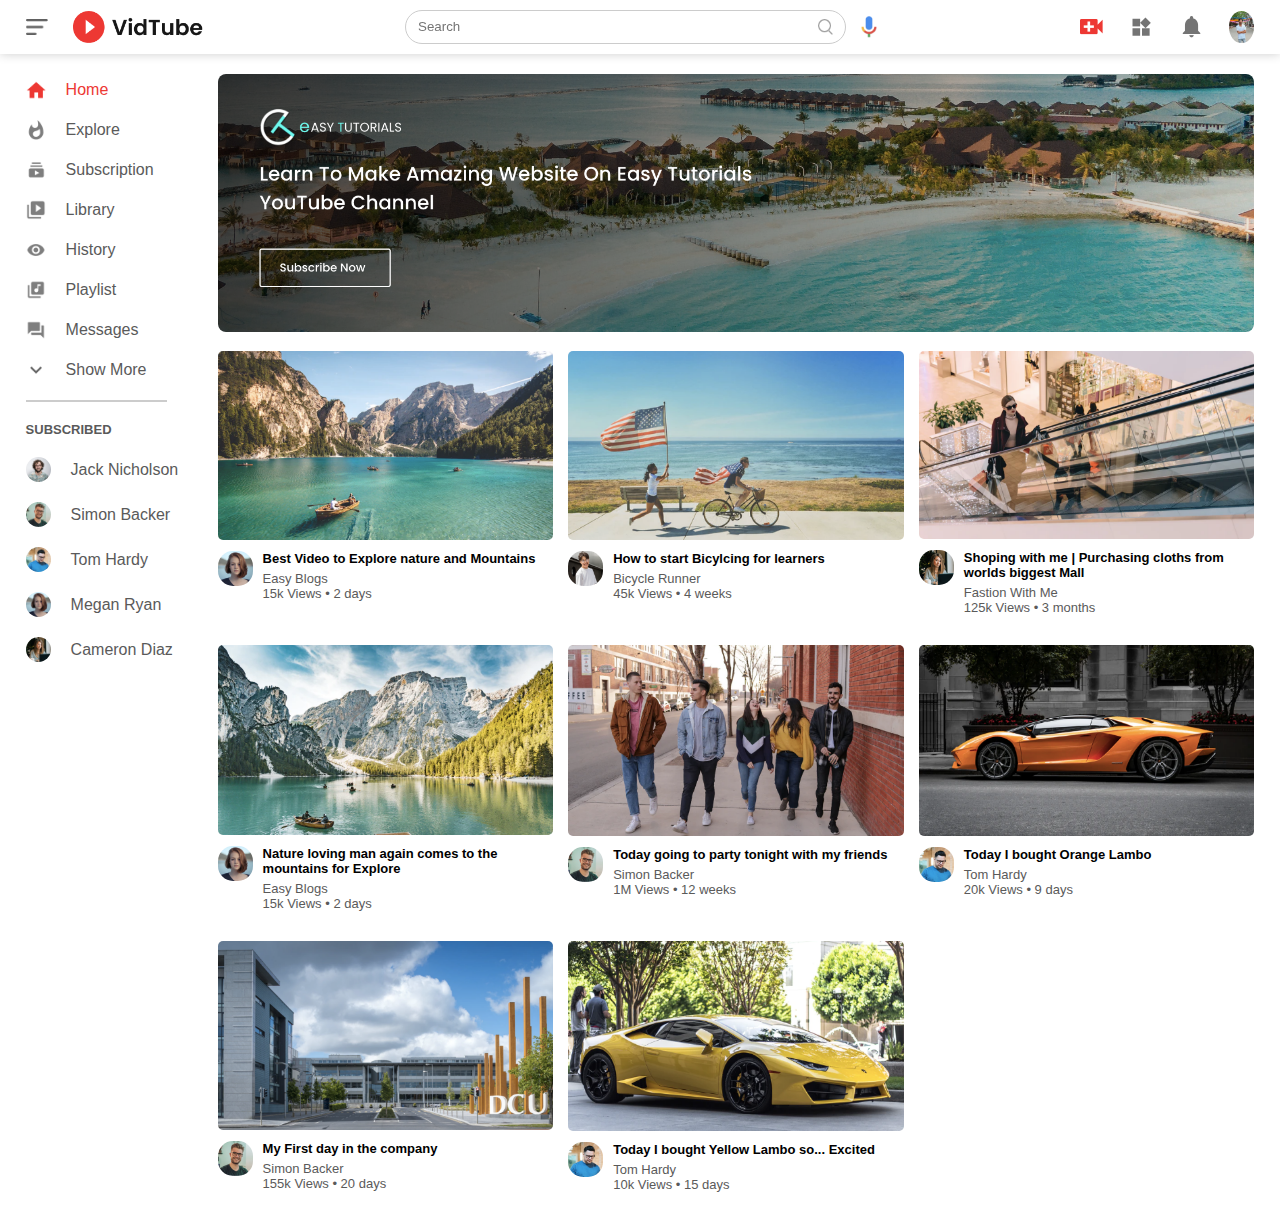
<file: index.html>
<!DOCTYPE html>
<html lang="en">
<head>
    <meta charset="UTF-8">
    <meta htpp-equiv="X-UA-Compatible" content = "IE-edge">
    <meta name="viewport" content="width=device-width, initial-scale=1.0">
    <title>Video Sharing Website - YouTube</title>
    <link rel="stylesheet" href="style.css">
</head>
<body>
    
    <nav class = "flex-div">
        <div class="nav-left flex-div">
            <img src="images/menu.png" class ="menu-icon">
            <img src="images/logo.png" class="logo">
        </div>
        <div class="nav-middle flex-div">
            <div class="search-box flex-div">
                <input type="text" placeholder="Search">
                <img src="images/search.png">
            </div>
            <img src="images/voice-search.png" class="mic-icon">
        </div>
        <div class="nav-right flex-div">
            <img src="images/upload.png">
            <img src="images/more.png">
            <img src="images/notification.png">
            <img src="images/nawaz.jpg" class="user-icon">
        </div>
    </nav>
    <!-- ----------------- sidebar ----------------- -->
    <div class="sidebar">
        <div class="shortcut-links">
            <a href=""><img src="images/home.png" ><p>Home</p></a>
            <a href=""><img src="images/explore.png" ><p>Explore</p></a>
            <a href=""><img src="images/subscriprion.png" ><p>Subscription</p></a>
            <a href=""><img src="images/library.png" ><p>Library</p></a>
            <a href=""><img src="images/history.png" ><p>History</p></a>
            <a href=""><img src="images/playlist.png" ><p>Playlist</p></a>
            <a href=""><img src="images/messages.png" ><p>Messages</p></a>
            <a href=""><img src="images/show-more.png" ><p>Show More</p></a>
            <hr>
        </div>
        <div class="subscribed-list">
            <h3>SUBSCRIBED</h3>
            <a href=""><img src="images/Jack.png" ><p>Jack Nicholson</p></a>
            <a href=""><img src="images/simon.png" ><p>Simon Backer</p></a>
            <a href=""><img src="images/tom.png" ><p>Tom Hardy</p></a>
            <a href=""><img src="images/megan.png" ><p>Megan Ryan</p></a>
            <a href=""><img src="images/cameron.png" ><p>Cameron Diaz</p></a>
        </div>
    </div>

<!---------------- main ------------------->

    <div class="container">
        <div class="banner">
            <img src="images/banner.png">
        </div>
        <div class="list-container">
            <div class="vid-list">
                <a href="play-video.html"><img src="images/thumbnail1.png" class="thumbnail"></a>
                <div class="flex-div">
                    <img src="images/megan.png">
                    <div class="vid-info">
                        <a href="play-video.html">Best Video to Explore nature and Mountains</a>
                        <p>Easy Blogs</p>
                        <p>15k Views &bull; 2 days</p>
                    </div>
                </div>
            </div>
            <div class="vid-list">
                <a href="bicycle-video.html"><img src="images/thumbnail2.png" class="thumbnail"></a>
                <div class="flex-div">
                    <img src="images/gerard.png">
                    <div class="vid-info">
                        <a href="bicycle-video.html">How to start Bicylcing for learners</a>
                        <p>Bicycle Runner</p>
                        <p>45k Views &bull; 4 weeks</p>
                    </div>
                </div>
            </div>
            <div class="vid-list">
                <a href="shopping-video.html"><img src="images/thumbnail3.png" class="thumbnail"></a>
                <div class="flex-div">
                    <img src="images/cameron.png">
                    <div class="vid-info">
                        <a href="shopping-video.html">Shoping with me | Purchasing cloths from worlds biggest Mall</a>
                        <p>Fastion With Me</p>
                        <p>125k Views &bull; 3 months</p>
                    </div>
                </div>
            </div>
            <div class="vid-list">
                <a href="nature-video.html"><img src="images/thumbnail4.png" class="thumbnail"></a>
                <div class="flex-div">
                    <img src="images/megan.png">
                    <div class="vid-info">
                        <a href="nature-video.html">Nature loving man again comes to the mountains for Explore</a>
                        <p>Easy Blogs</p>
                        <p>15k Views &bull; 2 days</p>
                    </div>
                </div>
            </div>
            <div class="vid-list">
                <a href="friends-video.html"><img src="images/thumbnail5.png" class="thumbnail"></a>
                <div class="flex-div">
                    <img src="images/simon.png">
                    <div class="vid-info">
                        <a href="friends-video.html">Today going to party tonight with my friends</a>
                        <p>Simon Backer</p>
                        <p>1M Views &bull; 12 weeks</p>
                    </div>
                </div>
            </div>
            <div class="vid-list">
                <a href="orange-car-video.html"><img src="images/thumbnail6.png" class="thumbnail"></a>
                <div class="flex-div">
                    <img src="images/tom.png">
                    <div class="vid-info">
                        <a href="orange-car-video.html">Today I bought Orange Lambo</a>
                        <p>Tom Hardy</p>
                        <p>20k Views &bull; 9 days</p>
                    </div>
                </div>
            </div>
            <div class="vid-list">
                <a href="first-company-video.html"><img src="images/thumbnail7.png" class="thumbnail"></a>
                <div class="flex-div">
                    <img src="images/simon.png">
                    <div class="vid-info">
                        <a href="first-company-video.html">My First day in the company </a>
                        <p>Simon Backer</p>
                        <p>155k Views &bull; 20 days</p>
                    </div>
                </div>
            </div>
            <div class="vid-list">
                <a href="yellow-car-video.html"><img src="images/thumbnail8.png" class="thumbnail"></a>
                <div class="flex-div">
                    <img src="images/tom.png">
                    <div class="vid-info">
                        <a href="yellow-car-video.html">Today I bought Yellow Lambo so... Excited</a>
                        <p>Tom Hardy</p>
                        <p>10k Views &bull; 15 days</p>
                    </div>
                </div>
            </div>
        </div>
    </div>

<script src="script.js"></script>
</body>
</html>
</file>
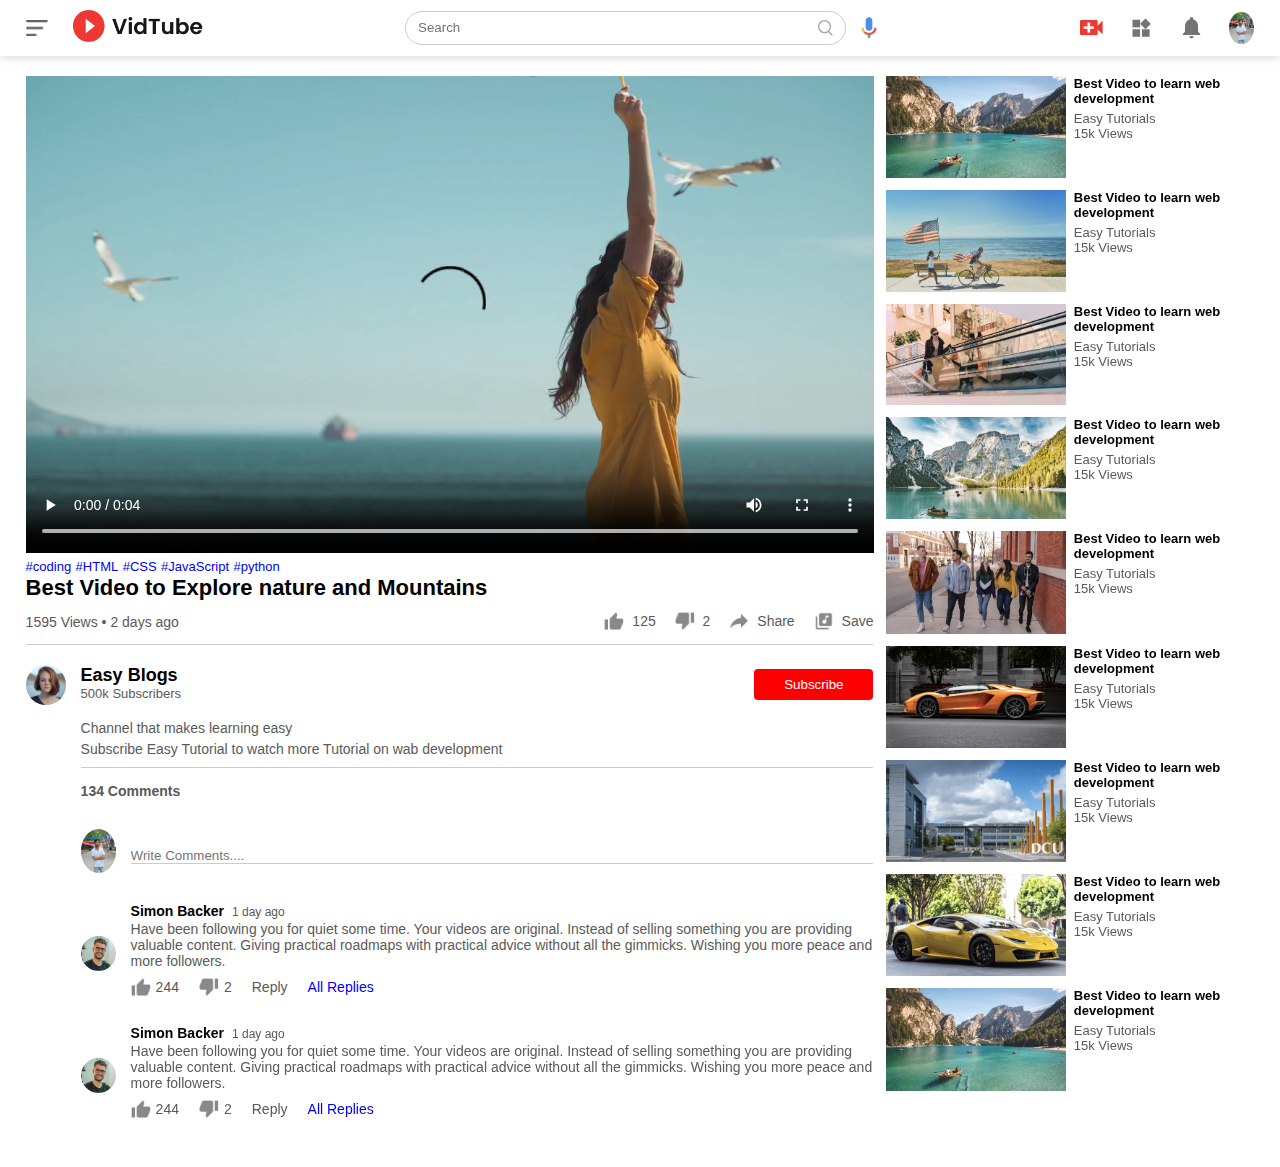
<file: play-video.html>
<!DOCTYPE html>
<html lang="en">
<head>
    <meta charset="UTF-8">
    <meta http-equiv="X-UA-Compatible" content="IE- edge">
    <meta name="viewport" content="width=device-width, initial-scale=1.0">
    <title>Play Video</title>
    <link rel="stylesheet" href="style.css">
</head>
<body>
    <nav class = "flex-div">
        <div class="nav-left flex-div">
            <img src="images/menu.png" class ="menu-icon">
            <a href="index.html"><img src="images/logo.png" class="logo"></a>
        </div>
        <div class="nav-middle flex-div">
            <div class="search-box flex-div">
                <input type="text" placeholder="Search">
                <img src="images/search.png">
            </div>
            <img src="images/voice-search.png" class="mic-icon">
        </div>
        <div class="nav-right flex-div">
            <img src="images/upload.png">
            <img src="images/more.png">
            <img src="images/notification.png">
            <img src="images/nawaz.jpg" class="user-icon">
        </div>
    </nav>

    <div class="container play-container">
        <div class="row">
            <div class="play-video">
                <video controls autoplay>
                    <source src = "images/video.mp4" type="video/mp4">
                </video>
                <div class="tags">
                    <a href="">#coding</a> <a href="">#HTML</a> <a href="">#CSS</a> <a href="">#JavaScript</a> <a href="">#python</a>
                </div>
                <h3>Best Video to Explore nature and Mountains</h3>
                <div class="play-video-info">
                    <p>1595 Views &bull; 2 days ago</p>
                    <div>
                        <a href=""><img src="images/like.png">125</a>
                        <a href=""><img src="images/dislike.png">2</a>
                        <a href=""><img src="images/share.png">Share</a>
                        <a href=""><img src="images/save.png">Save</a>
                    </div>
                </div>
                <hr>
                <div class="publisher">
                    <img src="images/megan.png">
                    <div>
                        <p>Easy Blogs</p>
                        <span>500k Subscribers</span>
                    </div>
                    <button type="button">Subscribe</button>
                </div>
                <div class="vid-description">
                    <p>Channel that makes learning easy</p>
                    <p>Subscribe Easy Tutorial to watch more Tutorial on wab development</p>
                    <hr>
                    <h4>134 Comments</h4>

                    <div class="add-comment">
                        <img src="images/nawaz.jpg">
                        <input type="text" placeholder="Write Comments....">
                    </div>
                    <div class="old-comment">
                        <img src="images/simon.png">
                        <div>
                            <h3>Simon Backer<span>1 day ago</span></h3>
                            <p>Have been following you for quiet some time. Your videos are original.
                                Instead of selling something you are providing valuable content.
                                Giving practical roadmaps with practical advice without all the gimmicks.
                                Wishing you more peace and more followers.
                            </p>
                            <div class="acomment-action">
                                <img src="images/like.png">
                                <span>244</span>
                                <img src="images/dislike.png">
                                <span>2</span>
                                <span>Reply</span>
                                <a href="">All Replies</a>
                            </div>
                        </div>
                    </div>
                    <div class="old-comment">
                        <img src="images/simon.png">
                        <div>
                            <h3>Simon Backer<span>1 day ago</span></h3>
                            <p>Have been following you for quiet some time. Your videos are original.
                                Instead of selling something you are providing valuable content.
                                Giving practical roadmaps with practical advice without all the gimmicks.
                                Wishing you more peace and more followers.
                            </p>
                            <div class="acomment-action">
                                <img src="images/like.png">
                                <span>244</span>
                                <img src="images/dislike.png">
                                <span>2</span>
                                <span>Reply</span>
                                <a href="">All Replies</a>
                            </div>
                        </div>
                    </div>
                </div>
            </div>
            <div class="right-sidebar">
                <div class="side-video-list">
                    <a href="" class="small-thumbnail"><img src="images/thumbnail1.png"></a>
                    <div class="vid-info">
                        <a href="">Best Video to learn web development</a>
                        <p>Easy Tutorials</p>
                        <p>15k Views</p>
                    </div>
                </div>
                <div class="side-video-list">
                    <a href="" class="small-thumbnail"><img src="images/thumbnail2.png"></a>
                    <div class="vid-info">
                        <a href="">Best Video to learn web development</a>
                        <p>Easy Tutorials</p>
                        <p>15k Views</p>
                    </div>
                </div>
                <div class="side-video-list">
                    <a href="" class="small-thumbnail"><img src="images/thumbnail3.png"></a>
                    <div class="vid-info">
                        <a href="">Best Video to learn web development</a>
                        <p>Easy Tutorials</p>
                        <p>15k Views</p>
                    </div>
                </div>
                <div class="side-video-list">
                    <a href="" class="small-thumbnail"><img src="images/thumbnail4.png"></a>
                    <div class="vid-info">
                        <a href="">Best Video to learn web development</a>
                        <p>Easy Tutorials</p>
                        <p>15k Views</p>
                    </div>
                </div>
                <div class="side-video-list">
                    <a href="" class="small-thumbnail"><img src="images/thumbnail5.png"></a>
                    <div class="vid-info">
                        <a href="">Best Video to learn web development</a>
                        <p>Easy Tutorials</p>
                        <p>15k Views</p>
                    </div>
                </div>
                <div class="side-video-list">
                    <a href="" class="small-thumbnail"><img src="images/thumbnail6.png"></a>
                    <div class="vid-info">
                        <a href="">Best Video to learn web development</a>
                        <p>Easy Tutorials</p>
                        <p>15k Views</p>
                    </div>
                </div>
                <div class="side-video-list">
                    <a href="" class="small-thumbnail"><img src="images/thumbnail7.png"></a>
                    <div class="vid-info">
                        <a href="">Best Video to learn web development</a>
                        <p>Easy Tutorials</p>
                        <p>15k Views</p>
                    </div>
                </div>
                <div class="side-video-list">
                    <a href="" class="small-thumbnail"><img src="images/thumbnail8.png"></a>
                    <div class="vid-info">
                        <a href="">Best Video to learn web development</a>
                        <p>Easy Tutorials</p>
                        <p>15k Views</p>
                    </div>
                </div>
                <div class="side-video-list">
                    <a href="" class="small-thumbnail"><img src="images/thumbnail1.png"></a>
                    <div class="vid-info">
                        <a href="">Best Video to learn web development</a>
                        <p>Easy Tutorials</p>
                        <p>15k Views</p>
                    </div>
                </div>

            </div>
        </div>
    </div>



</body>
</html>
</file>
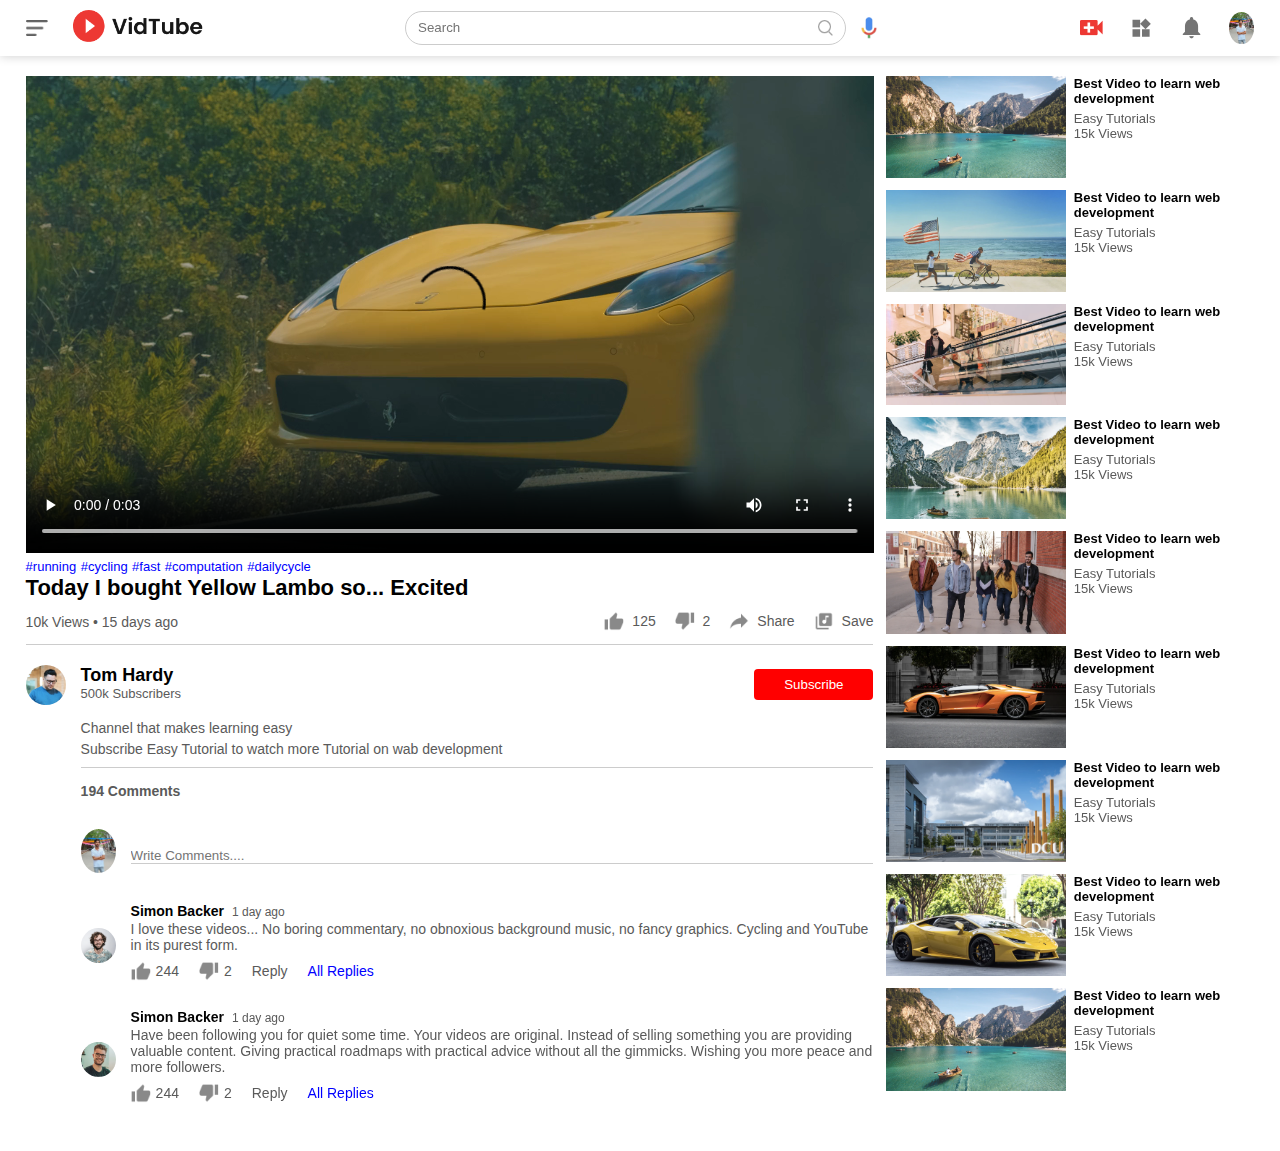
<file: yellow-car-video.html>
<!DOCTYPE html>
<html lang="en">
<head>
    <meta charset="UTF-8">
    <meta http-equiv="X-UA-Compatible" content="IE- edge">
    <meta name="viewport" content="width=device-width, initial-scale=1.0">
    <title>Bicycle Video</title>
    <link rel="stylesheet" href="style.css">
</head>
<body>
    <nav class = "flex-div">
        <div class="nav-left flex-div">
            <img src="images/menu.png" class ="menu-icon">
            <a href="index.html"><img src="images/logo.png" class="logo"></a>
        </div>
        <div class="nav-middle flex-div">
            <div class="search-box flex-div">
                <input type="text" placeholder="Search">
                <img src="images/search.png">
            </div>
            <img src="images/voice-search.png" class="mic-icon">
        </div>
        <div class="nav-right flex-div">
            <img src="images/upload.png">
            <img src="images/more.png">
            <img src="images/notification.png">
            <img src="images/nawaz.jpg" class="user-icon">
        </div>
    </nav>

    <div class="container play-container">
        <div class="row">
            <div class="play-video">
                <video controls autoplay>
                    <source src = "images/yellow-car-video.mp4" type="video/mp4">
                </video>
                <div class="tags">
                    <a href="">#running</a> <a href="">#cycling</a> <a href="">#fast</a> <a href="">#computation</a> <a href="">#dailycycle</a>
                </div>
                <h3>Today I bought Yellow Lambo so... Excited</h3>
                <div class="play-video-info">
                    <p>10k Views &bull; 15 days ago</p>
                    <div>
                        <a href=""><img src="images/like.png">125</a>
                        <a href=""><img src="images/dislike.png">2</a>
                        <a href=""><img src="images/share.png">Share</a>
                        <a href=""><img src="images/save.png">Save</a>
                    </div>
                </div>
                <hr>
                <div class="publisher">
                    <img src="images/tom.png">
                    <div>
                        <p>Tom Hardy</p>
                        <span>500k Subscribers</span>
                    </div>
                    <button type="button">Subscribe</button>
                </div>
                <div class="vid-description">
                    <p>Channel that makes learning easy</p>
                    <p>Subscribe Easy Tutorial to watch more Tutorial on wab development</p>
                    <hr>
                    <h4>194 Comments</h4>

                    <div class="add-comment">
                        <img src="images/nawaz.jpg">
                        <input type="text" placeholder="Write Comments....">
                    </div>
                    <div class="old-comment">
                        <img src="images/Jack.png">
                        <div>
                            <h3>Simon Backer<span>1 day ago</span></h3>
                            <p>
                                I love these videos... No boring commentary, no obnoxious background music, no fancy graphics. Cycling and YouTube in its purest form.
                            </p>
                            <div class="acomment-action">
                                <img src="images/like.png">
                                <span>244</span>
                                <img src="images/dislike.png">
                                <span>2</span>
                                <span>Reply</span>
                                <a href="">All Replies</a>
                            </div>
                        </div>
                    </div>
                    <div class="old-comment">
                        <img src="images/simon.png">
                        <div>
                            <h3>Simon Backer<span>1 day ago</span></h3>
                            <p>Have been following you for quiet some time. Your videos are original.
                                Instead of selling something you are providing valuable content.
                                Giving practical roadmaps with practical advice without all the gimmicks.
                                Wishing you more peace and more followers.
                            </p>
                            <div class="acomment-action">
                                <img src="images/like.png">
                                <span>244</span>
                                <img src="images/dislike.png">
                                <span>2</span>
                                <span>Reply</span>
                                <a href="">All Replies</a>
                            </div>
                        </div>
                    </div>
                </div>
            </div>
            <div class="right-sidebar">
                <div class="side-video-list">
                    <a href="" class="small-thumbnail"><img src="images/thumbnail1.png"></a>
                    <div class="vid-info">
                        <a href="">Best Video to learn web development</a>
                        <p>Easy Tutorials</p>
                        <p>15k Views</p>
                    </div>
                </div>
                <div class="side-video-list">
                    <a href="" class="small-thumbnail"><img src="images/thumbnail2.png"></a>
                    <div class="vid-info">
                        <a href="">Best Video to learn web development</a>
                        <p>Easy Tutorials</p>
                        <p>15k Views</p>
                    </div>
                </div>
                <div class="side-video-list">
                    <a href="" class="small-thumbnail"><img src="images/thumbnail3.png"></a>
                    <div class="vid-info">
                        <a href="">Best Video to learn web development</a>
                        <p>Easy Tutorials</p>
                        <p>15k Views</p>
                    </div>
                </div>
                <div class="side-video-list">
                    <a href="" class="small-thumbnail"><img src="images/thumbnail4.png"></a>
                    <div class="vid-info">
                        <a href="">Best Video to learn web development</a>
                        <p>Easy Tutorials</p>
                        <p>15k Views</p>
                    </div>
                </div>
                <div class="side-video-list">
                    <a href="" class="small-thumbnail"><img src="images/thumbnail5.png"></a>
                    <div class="vid-info">
                        <a href="">Best Video to learn web development</a>
                        <p>Easy Tutorials</p>
                        <p>15k Views</p>
                    </div>
                </div>
                <div class="side-video-list">
                    <a href="" class="small-thumbnail"><img src="images/thumbnail6.png"></a>
                    <div class="vid-info">
                        <a href="">Best Video to learn web development</a>
                        <p>Easy Tutorials</p>
                        <p>15k Views</p>
                    </div>
                </div>
                <div class="side-video-list">
                    <a href="" class="small-thumbnail"><img src="images/thumbnail7.png"></a>
                    <div class="vid-info">
                        <a href="">Best Video to learn web development</a>
                        <p>Easy Tutorials</p>
                        <p>15k Views</p>
                    </div>
                </div>
                <div class="side-video-list">
                    <a href="" class="small-thumbnail"><img src="images/thumbnail8.png"></a>
                    <div class="vid-info">
                        <a href="">Best Video to learn web development</a>
                        <p>Easy Tutorials</p>
                        <p>15k Views</p>
                    </div>
                </div>
                <div class="side-video-list">
                    <a href="" class="small-thumbnail"><img src="images/thumbnail1.png"></a>
                    <div class="vid-info">
                        <a href="">Best Video to learn web development</a>
                        <p>Easy Tutorials</p>
                        <p>15k Views</p>
                    </div>
                </div>

            </div>
        </div>
    </div>



</body>
</html>
</file>
<file: style.css>
*{
    margin: 0;
    padding: 0;
    font-family: 'poppins', sans-serif;
    box-sizing: border-box;
}
a{
    text-decoration: none;
    color: #5a5a5a;
}

img{
    cursor: pointer;
}
.flex-div{
    display: flex;
    align-items: center;
}

nav{
    padding: 10px 2%;
    justify-content: space-between;
    box-shadow: 0 0 10px rgba(0, 0, 0, 0.2);
    background: #fff;
    position: sticky;
    top: 0 ;
    z-index: 10;
}

.nav-right img{
    width: 25px;
    margin-right: 25px;
}
.nav-right .user-icon{
    width: 25px;
    border-radius: 50%;
    margin-right: 0;
}
.nav-left .menu-icon{
    width: 22px;
    margin-right: 25px;
}
.nav-left .logo{
    width: 130px;
}
.nav-middle .mic-icon{
    width: 16px;
}
.nav-middle .search-box{
    border: 1px solid #ccc;
    margin-right: 15px;
    padding: 8px 12px;
    border-radius: 25px;
}
.nav-middle .search-box input{
    width: 400px;
    border: 0;
    outline: 0;
    background: transparent;
}
.nav-middle .search-box img{
    width: 15px;

}

/* ------------------- Sidebar -------------------- */

.sidebar{
    background: #fff;
    width: 15%;
    height: 100vh;
    position: fixed;
    top: 0;
    padding-left: 2%;
    padding-top: 80px;
}

.shortcut-links a img {
    width: 20px;
    margin-right: 20px;
}
.shortcut-links a {
    display: flex;
    align-items: center;
    margin-bottom: 20px;
    width: fit-content;
    flex-wrap: wrap;
}
.shortcut-links a:first-child {
    color: #ed3833;
}

.sidebar hr {
    border: 0;
    height: 2px;
    background: #ccc;
    width: 85%;
}

.subscribed-list h3 {
    font-size: 13px;
    margin: 20px 0;
    color: #5a5a5a;
}

.subscribed-list a {
    display: flex;
    align-items: center;
    margin-bottom: 20px;
    width: fit-content;
    flex-wrap: wrap;
}
.subscribed-list a img{
    width: 25px;
    border-radius: 50%;
    margin-right: 20px;
}

.small-sidebar{
    width: 5%;
}
.small-sidebar a p{
    display: none;
}
.small-sidebar h3{
    display: none;
}
.small-sidebar hr {
    width: 50%;
    margin-bottom: 25px;
}

/* ---------------------- main ------------------ */

.container{
    background: #fff;
    padding-left: 17%;
    padding-right: 2%;
    padding-top: 20px;
    padding-bottom: 20px;
}
.large-container{
    padding-left: 7%;
}
.banner{
    width: 100%;
}
.banner img {
    width: 100%;
    border-radius: 8px;
}

.list-container{
    display: grid;
    grid-template-columns: repeat(auto-fit, minmax(250px, 1fr));
    grid-column-gap: 15px;
    grid-row-gap: 30px;
    margin-top: 15px;
}

.vid-list .thumbnail{
    width: 100%;
    border-radius: 5px;
}
.vid-list .flex-div{
    align-items: flex-start;
    margin-top: 7px;
}

.vid-list .flex-div img{
    width: 35px;
    margin-right: 10px;
    border-radius: 15px;
}

.vid-info {
    color: #5a5a5a;
    font-size: 13px;
}

.vid-info a {
    color: #000;
    font-weight: 600;
    display: block;
    margin-bottom: 5px;
}

@media (max-width: 900px) {
    .menu-icon{
        display: none;
    }
    .sidebar{
        display: none;
    }
    .container , .large-container{
        padding-left: 5%;
        padding-right: 5%;
    }
    .nav-right img{
        display: none;
    }
    .nav-right .user-icon{
        display: block;
        width: 30px;
    }
    .nav-middle .search-box input{
        width: 100px;
    }
    .nav-middle .mic-icon{
        display: none;
    }
    .logo{
        width: 90px;
    }
}

/* ---------------- play video page------------- */

.play-container{
    padding-left: 2%;
}
.row{
    display: flex;
    justify-content: space-between;
    flex-wrap: wrap;
}
.play-video{
    flex-basis: 69%;
}
.right-sidebar{
    flex-basis: 30%;
}

.play-video video{
    width: 100%;
}

.side-video-list{
    display: flex;
    justify-content: space-between;
    margin-bottom: 8px;
}

.side-video-list img {
    width: 100%;
}
.side-video-list .small-thumbnail{
    flex-basis: 49%;
}

.side-video-list .vid-info{
    flex-basis: 49%;
}

.play-video .tags a{
    color: #0000ff;
    font-size: 13px;
}
.play-video h3 {
    font-weight: 600;
    font-size: 22px;
}

.play-video .play-video-info{
    display: flex;
    align-items: center;
    justify-content: space-between;
    flex-wrap: wrap;
    margin-top: 10px;
    font-size: 14px;
    color: #5a5a5a;
}

.play-video .play-video-info a img{
    width: 20px;
    margin-right: 8px;
}

.play-video .play-video-info a{
    display: inline-flex;
    align-items: center;
    margin-left: 15px;
}
.play-video hr {
    border: 0;
    height: 1px;
    background: #ccc;
    margin: 10px 0;
}
.publisher{
    display: flex;
    align-items: center;
    margin-top: 20px;
}
.publisher div{
    flex: 1;
    line-height: 18px;
}

.publisher img{
    width: 40px;
    border-radius: 50%;
    margin-right: 15px;
}

.publisher div p{
    color: #000;
    font-weight: 600;
    font-size: 18px;
}

.publisher div span{
    font-size: 13px;
    color: #5a5a5a;
}

.publisher button{
    background: red;
    color: #fff;
    padding: 8px 30px;
    border: 0;
    outline: 0;
    border-radius: 4px;
    cursor: pointer;
}

.vid-description{
    padding-left: 55px;
    margin: 15px 0;
}
.vid-description p {
    font-size: 14px;
    margin-bottom: 5px;
    color: #5a5a5a;
}
.vid-description h4 {
    font-size: 14px;
    color: #5a5a5a;
    margin-top: 15px;
}
.add-comment{
    display: flex;
    align-items: center;
    margin: 30px 0;
}
.add-comment img{
    width: 35px;
    border-radius: 50%;
    margin-right: 15px;
}

.add-comment input{
    border: 0;
    outline: 0;
    border-bottom: 1px solid #ccc;
    width: 100%;
    padding-top: 10px;
    background: transparent;
}

.old-comment{
    display: flex;
    align-items: center;
    margin: 20px 0;
}
.old-comment img{
    width: 35px;
    border-radius: 50%;
    margin-right: 15px;
}
.old-comment h3 {
    font-size: 14px;
    margin-bottom: 2px;
}
.old-comment h3 span {
    font-size: 12px;
    color: #5a5a5a;
    font-weight: 500;
    margin-left: 8px;
}
.old-comment .acomment-action{
    display: flex;
    align-items: center;
    margin: 8px 0;
    font-size: 14px;
}
.old-comment .acomment-action img{
    border-radius: 0;
    width: 20px;
    margin-right: 5px;
}

.old-comment .acomment-action span{
    margin-right: 20px;
    color: #5a5a5a;
}

.old-comment .acomment-action a {
    color: #0000ff;
}

@media (max-width:900px) {
    .play-video{
        flex-basis: 100%;
    }
    .right-sidebar{
        flex-basis: 100%;
    }
    .play-container{
        padding-left: 5%;
    }
    .vid-description{
        padding-left: 0;
    }
    .play-video .play-video-info a {
        margin-left: 0;
        margin-right: 15px;
        margin-top: 15px;
    }
}
</file>
